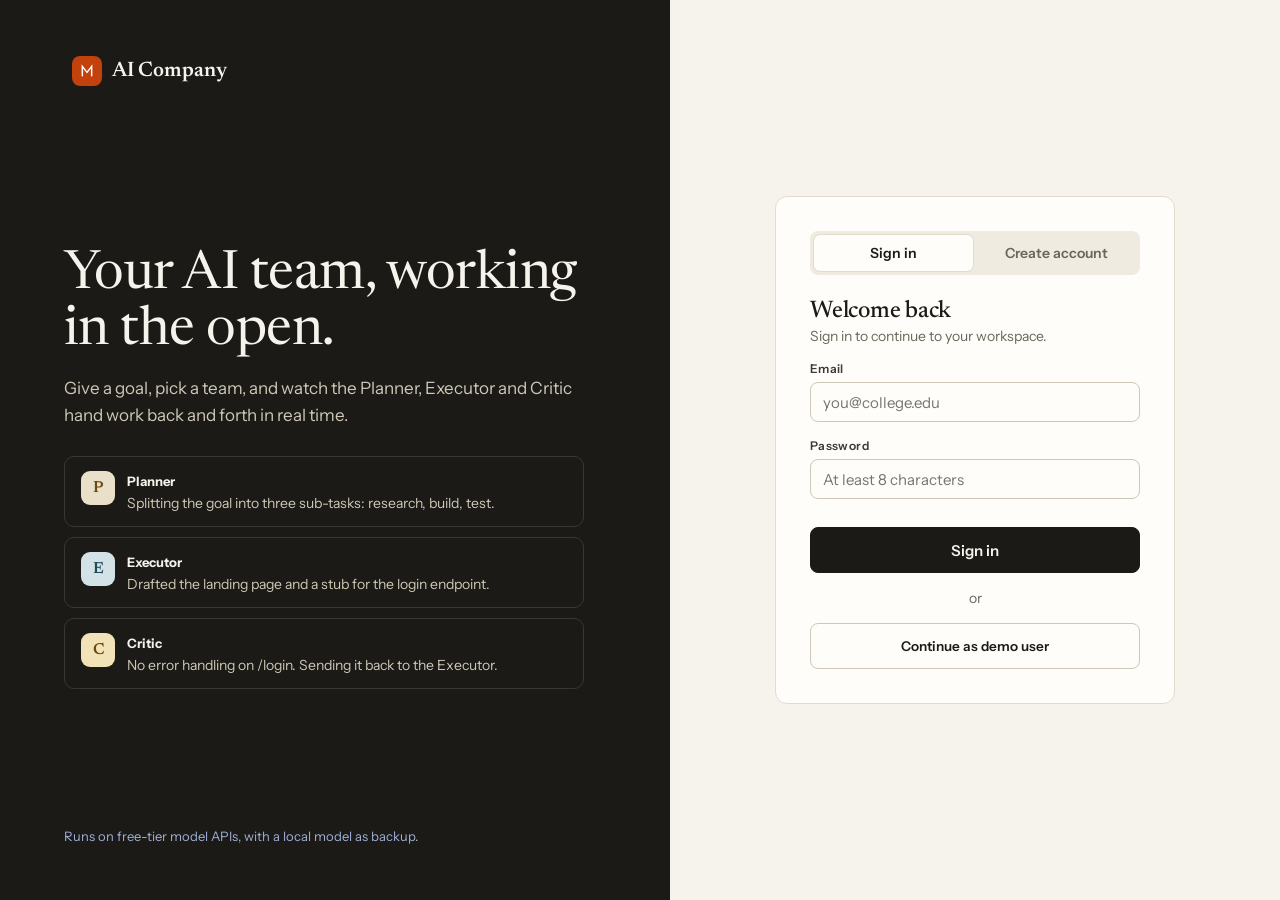
<file: Ai Company Simulation/index.html>
<!doctype html>
<html lang="en">
  <head>
    <meta charset="utf-8" />
    <meta name="viewport" content="width=device-width,initial-scale=1" />
    <title>AI Company – Sign in</title>
    <link rel="icon" type="image/png" href="./images/logo.png">
    <link
      href="https://fonts.googleapis.com/css2?family=Instrument+Sans:wght@400;500;600;700&family=JetBrains+Mono:wght@500&family=Newsreader:opsz,wght@6..72,400;6..72,500;6..72,600&display=swap"
      rel="stylesheet"
    />
    <link rel="stylesheet" href="css/style.css" />
  </head>
  <body>
    <div class="lg">
      <section class="lg-l">
        <div class="brand"><span class="mark"><svg width="16" height="16" viewBox="0 0 24 24" fill="none" stroke="#fff" stroke-width="2.2" stroke-linecap="round"><path d="M5 19V5l7 9 7-9v14"/></svg></span>AI Company</div>
        <div class="col" style="gap: 28px; max-width: 520px">
          <div>
            <h1>
              Your AI team, working in the open.
            </h1>
            <p style="margin: 16px 0 0; font-size: 17px; line-height: 1.55">
              Give a goal, pick a team, and watch the Planner, Executor and
              Critic hand work back and forth in real time.
            </p>
          </div>
          <div class="col" style="gap: 10px">
            <div class="pv">
              <span class="av c0">P</span>
              <div>
                <b>Planner</b>
                <p>
                  Splitting the goal into three sub-tasks: research, build,
                  test.
                </p>
              </div>
            </div>
            <div class="pv">
              <span class="av c5">E</span>
              <div>
                <b>Executor</b>
                <p>
                  Drafted the landing page and a stub for the login endpoint.
                </p>
              </div>
            </div>
            <div class="pv">
              <span class="av c4">C</span>
              <div>
                <b>Critic</b>
                <p>
                  No error handling on /login. Sending it back to the Executor.
                </p>
              </div>
            </div>
          </div>
        </div>
        <p style="margin: 0; font-size: 13px; color: #9fb0d6">
          Runs on free-tier model APIs, with a local model as backup.
        </p>
      </section>
      <section class="lg-r">
        <div class="form">
          <div class="seg">
            <button id="tIn" class="on">Sign in</button
            ><button id="tUp">Create account</button>
          </div>
          <h2 id="ttl" style="margin: 24px 0 4px; font-size: 24px">
            Welcome back
          </h2>
          <p id="sb" class="muted" style="margin: 0">
            Sign in to continue to your workspace.
          </p>
          <div id="nmw" hidden>
            <label style="margin-top: 16px">Name</label
            ><input id="nm" placeholder="Your name" />
          </div>
          <label style="margin-top: 16px">Email</label
          ><input id="em" type="email" placeholder="you@college.edu" /><label
            style="margin-top: 16px"
            >Password</label
          ><input id="pw" type="password" placeholder="At least 8 characters" />
          <div id="err" class="err"></div>
          <button
            id="go"
            class="btn btn-p"
            style="width: 100%; height: 46px; font-size: 15px"
          >
            Sign in
          </button>
          <div class="muted" style="text-align: center; margin: 16px 0">or</div>
          <button id="demo" class="btn" style="width: 100%; height: 46px">
            Continue as demo user
          </button>
        </div>
      </section>
    </div>
    <script src="js/store.js"></script>
    <script>
      if (DB.get("me")) location.replace("app.html");
      let up = false;
      const mode = (u) => {
        up = u;
        $("#tIn").classList.toggle("on", !u);
        $("#tUp").classList.toggle("on", u);
        $("#nmw").hidden = !u;
        $("#ttl").textContent = u ? "Create your account" : "Welcome back";
        $("#go").textContent = u ? "Create account" : "Sign in";
        $("#err").textContent = "";
      };
      $("#tIn").onclick = () => mode(false);
      $("#tUp").onclick = () => mode(true);
      const enter = (u) => {
        DB.set("me", u);
        location.href = "app.html";
      };
      $("#go").onclick = () => {
        const em = $("#em").value.trim().toLowerCase(),
          pw = $("#pw").value,
          users = DB.get("users", {}),
          e = $("#err");
        if (!/^\S+@\S+\.\S+$/.test(em))
          return (e.textContent = "Enter a valid email address.");
        if (pw.length < 8)
          return (e.textContent = "Password must be at least 8 characters.");
        if (up) {
          if (users[em])
            return (e.textContent =
              "An account with this email already exists.");
          const n = $("#nm").value.trim() || em.split("@")[0];
          users[em] = { name: n, pw };
          DB.set("users", users);
          enter({ name: n, email: em });
        } else {
          const u = users[em];
          if (!u || u.pw !== pw)
            return (e.textContent = "Wrong email or password.");
          enter({ name: u.name, email: em });
        }
      };
      $("#demo").onclick = () =>
        enter({ name: "Demo User", email: "demo@college.edu" });
    </script>
  </body>
</html>
</file>
<file: Ai Company Simulation/css/style.css>
:root{
  --paper:#F6F3EC; --paper2:#EFEBE1; --card:#FFFDF9; --ink:#1B1A17; --ink2:#3D3A33; --mute:#6B665A;
  --line:#E2DCCE; --line2:#CFC8B6; --acc:#C2410C; --acc-d:#9A3412; --acc-soft:#F6E3D6;
  --ok:#2F5D2A; --ok-bg:#E2EADB; --bad:#8E2A12; --bad-bg:#F6DAD2; --warn:#7A5410; --warn-bg:#F5E8C8;
  --serif:'Newsreader',Georgia,serif; --sans:'Instrument Sans',system-ui,sans-serif; --mono:'JetBrains Mono',monospace;
}
*{box-sizing:border-box}
body{margin:0;font-family:var(--sans);font-size:15px;color:var(--ink);background:var(--paper);-webkit-font-smoothing:antialiased}
a{color:var(--acc-d);text-decoration:none}
a:hover{text-decoration:underline;text-underline-offset:3px}
h1,h2,h3{font-family:var(--serif);font-weight:500;letter-spacing:-.01em}
h1{margin:0;font-size:38px;line-height:1.1}

.app{display:flex;flex-wrap:wrap;min-height:100vh}
.side{flex:1 1 240px;max-width:250px;min-width:220px;background:var(--paper2);border-right:1px solid var(--line);color:var(--ink2);padding:24px 14px;display:flex;flex-direction:column;gap:2px;position:sticky;top:0;height:100vh}
.main{flex:999 1 560px;min-width:0;padding:44px 56px 56px;max-width:1240px}
.brand{display:flex;align-items:center;gap:10px;color:var(--ink);font-family:var(--serif);font-weight:600;font-size:21px;padding:0 8px 22px}
.mark{width:30px;height:30px;border-radius:8px;background:var(--ink);display:flex;align-items:center;justify-content:center}
.newb{display:flex;align-items:center;justify-content:center;height:40px;border-radius:8px;background:var(--ink);color:var(--paper);font-weight:600;font-size:14px;margin-bottom:18px}
.newb:hover{text-decoration:none;background:var(--acc)}
.gl{font-size:11px;letter-spacing:.12em;color:var(--mute);padding:6px 12px;font-weight:600}
.nv{display:flex;align-items:center;gap:12px;padding:9px 12px;border-radius:8px;color:var(--ink2);font-size:14.5px;font-weight:500}
.nv:hover{background:#E7E2D5;text-decoration:none}
.nv.on{background:var(--card);color:var(--ink);box-shadow:inset 3px 0 0 var(--acc),0 0 0 1px var(--line)}
.live{width:7px;height:7px;border-radius:50%;background:#3E8E3A;margin-left:auto}
.mst{border-top:1px solid var(--line2);padding:14px 8px 0;font-size:12.5px;line-height:1.7;color:var(--mute)}
.usr{display:flex;align-items:center;gap:10px;padding:14px 8px 0;color:var(--ink);font-size:14px;font-weight:600}

.av{width:34px;height:34px;border-radius:9px;display:flex;align-items:center;justify-content:center;font-family:var(--serif);font-weight:600;font-size:16px;flex:0 0 34px}
.c0{background:#EADFC8;color:#6B4A10}.c1{background:#D8E3DD;color:#24483A}.c2{background:#F1D9D0;color:#8E2A12}
.c3{background:#DDD8E8;color:#43396B}.c4{background:#F2E2B8;color:#6E4A08}.c5{background:#D3E2E6;color:#1F4A57}.c6{background:#E3DDD0;color:#4A4536}

.ch{display:inline-flex;align-items:center;height:24px;padding:0 10px;border-radius:6px;font-size:12px;font-weight:600;white-space:nowrap}
.ch-run{background:var(--acc-soft);color:var(--acc-d)}.ch-ok{background:var(--ok-bg);color:var(--ok)}
.ch-wait{background:var(--paper2);color:var(--mute)}.ch-rev{background:var(--warn-bg);color:var(--warn)}.ch-bad{background:var(--bad-bg);color:var(--bad)}

.btn{display:inline-flex;align-items:center;justify-content:center;gap:8px;height:38px;padding:0 15px;border:1px solid var(--line2);border-radius:8px;background:var(--card);font:600 13.5px var(--sans);color:var(--ink);cursor:pointer;transition:.12s}
.btn:hover{border-color:var(--ink);text-decoration:none}
.btn-p{background:var(--ink);border-color:var(--ink);color:var(--paper)}
.btn-p:hover{background:var(--acc);border-color:var(--acc)}
.btn-d{color:var(--bad);border-color:#E3B8AB}
.btn:disabled{opacity:.45;cursor:not-allowed}
.tab{height:32px;padding:0 14px;border-radius:999px;border:1px solid var(--line2);background:transparent;font:500 13px var(--sans);color:var(--ink2);cursor:pointer}
.tab:hover{border-color:var(--ink)}
.tab.on{background:var(--ink);border-color:var(--ink);color:var(--paper)}

.card{background:var(--card);border:1px solid var(--line);border-radius:12px;padding:24px;margin-bottom:20px}
.card h2{margin:0 0 12px;font-size:22px}
.sub{margin:4px 0 14px;font-size:14px;color:var(--mute)}
.muted{color:var(--mute);font-size:14px}
.row{display:flex;flex-wrap:wrap;gap:12px;align-items:center}
.col{display:flex;flex-direction:column;gap:12px}
.sp{flex:1}
label{display:block;font-size:12px;font-weight:600;letter-spacing:.03em;color:var(--ink2);margin:0 0 6px}
input,select,textarea{width:100%;border:1px solid var(--line2);border-radius:8px;padding:0 12px;font:15px var(--sans);color:var(--ink);background:var(--card)}
input,select{height:40px}
textarea{padding:10px 12px;line-height:1.5;resize:vertical}
input:focus,textarea:focus,select:focus{outline:2px solid var(--acc);outline-offset:1px;border-color:var(--acc)}
.fld{flex:1 1 170px;min-width:0}
.mono{font-family:var(--mono)}

.comp{background:var(--card);border:1px solid var(--ink);border-radius:12px;padding:22px;box-shadow:5px 5px 0 var(--ink)}
.comp textarea{border:none;outline:none;min-height:80px;font:400 19px/1.5 var(--serif);resize:none;padding:0;background:transparent}
.comp textarea:focus{outline:none}
.chip{display:inline-flex;align-items:center;gap:8px;height:36px;padding:0 12px;border:1px solid var(--line2);border-radius:8px;background:var(--paper);font:500 13.5px var(--sans)}
.chip select{border:none;height:32px;padding:0;width:auto;background:transparent;outline:none}

.grid{display:grid;grid-template-columns:repeat(auto-fill,minmax(290px,1fr));gap:16px}
.tc{background:var(--card);border:1px solid var(--line);border-radius:12px;padding:20px;display:flex;flex-direction:column;gap:12px;cursor:pointer;transition:.12s}
.tc:hover{border-color:var(--ink);transform:translateY(-2px)}
.tc.sel{border:1px solid var(--acc);box-shadow:0 0 0 2px var(--acc);background:#FFF9F3}
.tc.dis{background:transparent;border-style:dashed;cursor:default}
.tc h3{margin:0;font-size:21px}
.tc p{margin:0;font-size:14px;line-height:1.55;color:var(--mute);flex:1}
.stack{display:flex}
.stack .av{width:30px;height:30px;flex-basis:30px;font-size:14px;border:2px solid var(--card);margin-left:-8px;border-radius:50%}
.stack .av:first-child{margin-left:0}

.sec{display:flex;flex-wrap:wrap;align-items:center;justify-content:space-between;gap:12px;margin:46px 0 16px}
.sec h2{margin:0;font-size:26px}
.list{background:var(--card);border:1px solid var(--line);border-radius:12px;overflow:hidden}
.li{display:flex;flex-wrap:wrap;align-items:center;gap:12px;padding:15px 22px;border-top:1px solid var(--line)}
.li:first-child{border-top:none}
.t1{font-weight:600;font-size:15px}
.t2{font-size:13px;color:var(--mute);margin-top:2px}
.bar{height:5px;border-radius:99px;background:var(--line);overflow:hidden}
.bar i{display:block;height:100%;background:var(--acc);transition:width .4s}

.ag{background:var(--card);border:1px solid var(--line);border-radius:12px;padding:14px 16px;display:flex;flex-direction:column;gap:8px}
.ag.act{border:1px solid var(--acc);box-shadow:0 0 0 2px var(--acc)}
.ag-h{display:flex;align-items:center;gap:12px}
.ag-h .av{width:40px;height:40px}
.ag-t{font-size:14px;line-height:1.5;color:var(--ink2)}
.vl{width:1px;height:22px;background:var(--line2);margin:0 auto}

.chat{background:var(--card);border:1px solid var(--line);border-radius:12px;display:flex;flex-direction:column}
.msgs{padding:20px;display:flex;flex-direction:column;gap:18px;max-height:560px;overflow:auto}
.m{display:flex;gap:10px}
.m .av{width:32px;height:32px;flex-basis:32px;font-size:14px}
.mn{font-weight:700;font-size:14px}
.mr{font-size:12px;color:var(--mute);margin-left:6px}
.mt{font:500 11px var(--mono);color:var(--mute);margin-left:8px}
.mb{margin:3px 0 0;font-size:14.5px;line-height:1.55}
.me{align-self:flex-end;max-width:88%;background:var(--ink);color:var(--paper);border-radius:12px 12px 2px 12px;padding:10px 14px;font-size:14.5px}
.tg{display:inline-block;padding:3px 8px;border-radius:5px;font-size:11.5px;font-weight:600;margin-top:6px}
.q{height:32px;padding:0 12px;border-radius:999px;border:1px solid var(--line2);background:transparent;font:500 12.5px var(--sans);cursor:pointer}
.q:hover{border-color:var(--ink)}
.inp{display:flex;gap:8px;border:1px solid var(--line2);border-radius:10px;padding:6px 6px 6px 14px;background:var(--card)}
.inp input{border:none;outline:none;padding:0}

.sw{width:40px;height:22px;border-radius:99px;background:var(--line2);position:relative;flex:0 0 40px;cursor:pointer;border:none;padding:0}
.sw::after{content:"";position:absolute;top:3px;left:3px;width:16px;height:16px;border-radius:50%;background:#fff;transition:.15s}
.sw.on{background:var(--acc)}.sw.on::after{left:21px}
.tgl{display:flex;align-items:center;justify-content:space-between;gap:16px;padding:14px 0;border-top:1px solid var(--line);font-size:14.5px}
.tgl small{display:block;font-size:13px;color:var(--mute)}
.drop{border:1.5px dashed var(--line2);background:transparent;border-radius:12px;padding:32px;text-align:center}
.drop.over{background:var(--acc-soft);border-color:var(--acc)}
.fi{width:38px;height:38px;border-radius:8px;display:flex;align-items:center;justify-content:center;font-weight:700;font-size:11px;flex:0 0 38px}
.agc{border:1px solid var(--line);border-radius:10px;padding:14px;background:var(--paper);display:flex;flex-direction:column;gap:12px}
.node{display:inline-flex;align-items:center;gap:8px;height:44px;padding:0 14px 0 8px;border:1px solid var(--line2);border-radius:10px;background:var(--card);font-weight:600}
.node .av{width:28px;height:28px;font-size:13px}
.arr{color:var(--mute)}
pre{margin:0;background:var(--ink);color:#E9E4D6;border-radius:10px;padding:16px;font:500 12.5px/1.65 var(--mono);overflow:auto}
#toast{position:fixed;bottom:22px;right:22px;background:var(--ink);color:var(--paper);padding:12px 18px;border-radius:8px;font-size:14px;opacity:0;transform:translateY(10px);transition:.2s;pointer-events:none;z-index:9}
#toast.show{opacity:1;transform:none}

/* sign-in */
.lg{display:flex;flex-wrap:wrap;min-height:100vh}
.lg-l{flex:1 1 520px;background:var(--ink);color:#CFC8B6;padding:56px 64px;display:flex;flex-direction:column;justify-content:space-between;gap:40px}
.lg-l .brand{color:var(--paper)}
.lg-l .mark{background:var(--acc)}
.lg-l h1{font-size:54px!important;line-height:1.04!important;color:var(--paper)!important;font-weight:400}
.lg-r{flex:1 1 460px;background:var(--paper);display:flex;align-items:center;justify-content:center;padding:48px 32px}
.pv{display:flex;gap:12px;border:1px solid #3A372F;border-radius:10px;padding:14px 16px}
.pv b{color:var(--paper);font-size:13px}
.pv p{margin:4px 0 0;font-size:14px;color:#CFC8B6}
.form{width:100%;max-width:400px;background:var(--card);border:1px solid var(--line);border-radius:12px;padding:34px}
.form h2{font-weight:500}
.seg{display:flex;background:var(--paper2);border-radius:8px;padding:4px;gap:4px}
.seg button{flex:1;padding:9px 0;border:none;border-radius:6px;font:600 14px var(--sans);color:var(--mute);background:none;cursor:pointer}
.seg button.on{background:var(--card);color:var(--ink);box-shadow:0 0 0 1px var(--line)}
.err{color:var(--bad);font-size:13px;margin-top:10px;min-height:18px}

@media(max-width:800px){
  .side{position:static;height:auto;max-width:none;border-right:none;border-bottom:1px solid var(--line)}
  .main{padding:24px 20px}
  h1{font-size:30px}
  .lg-l{padding:32px}
  .lg-l h1{font-size:38px!important}
}
@media print{.side,.no-print{display:none}}
</file>
